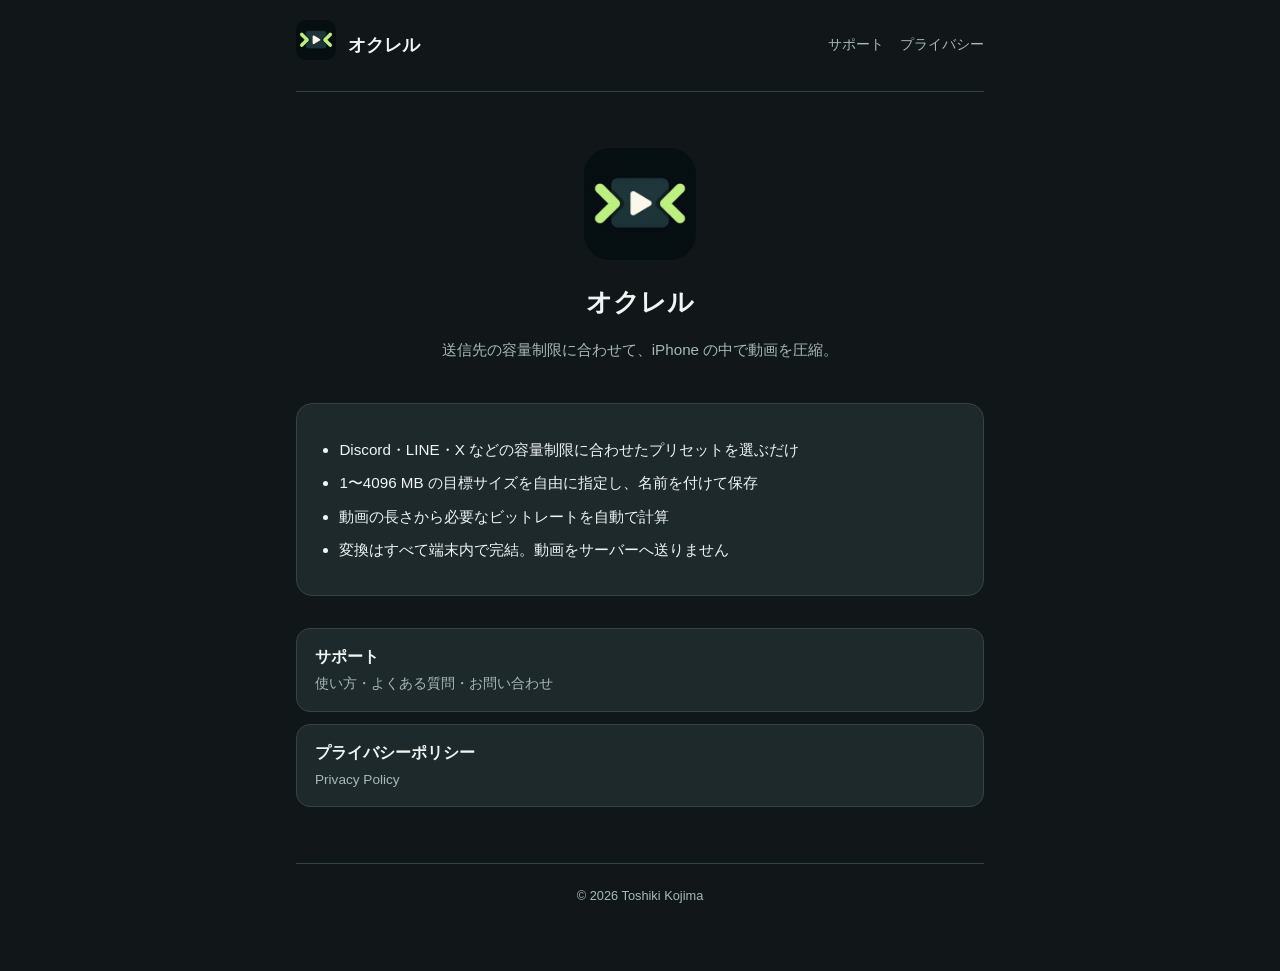
<file: index.html>
<!DOCTYPE html>
<html lang="ja">
<head>
  <meta charset="UTF-8">
  <meta name="viewport" content="width=device-width, initial-scale=1">
  <title>オクレル - 送れるサイズに動画圧縮</title>
  <meta name="description" content="送信先の容量制限に合わせて、iPhone の中で動画を圧縮するアプリ。">
  <link rel="icon" href="favicon.png">
  <link rel="apple-touch-icon" href="icon.png">
  <link rel="stylesheet" href="style.css">
</head>
<body>
  <div class="wrap">
    <header class="site-header">
      <a href="./"><img src="icon.png" alt=""></a>
      <a href="./">オクレル</a>
      <nav>
        <a href="support.html">サポート</a>
        <a href="privacy-policy.html">プライバシー</a>
      </nav>
    </header>

    <main>
      <section class="hero">
        <img src="icon.png" alt="オクレルのアイコン">
        <h1>オクレル</h1>
        <p class="lead">送信先の容量制限に合わせて、iPhone の中で動画を圧縮。</p>
      </section>

      <div class="card">
        <ul>
          <li>Discord・LINE・X などの容量制限に合わせたプリセットを選ぶだけ</li>
          <li>1〜4096 MB の目標サイズを自由に指定し、名前を付けて保存</li>
          <li>動画の長さから必要なビットレートを自動で計算</li>
          <li>変換はすべて端末内で完結。動画をサーバーへ送りません</li>
        </ul>
      </div>

      <div class="links">
        <a href="support.html">サポート<span>使い方・よくある質問・お問い合わせ</span></a>
        <a href="privacy-policy.html">プライバシーポリシー<span>Privacy Policy</span></a>
      </div>
    </main>

    <footer class="site-footer">© 2026 Toshiki Kojima</footer>
  </div>
</body>
</html>
</file>
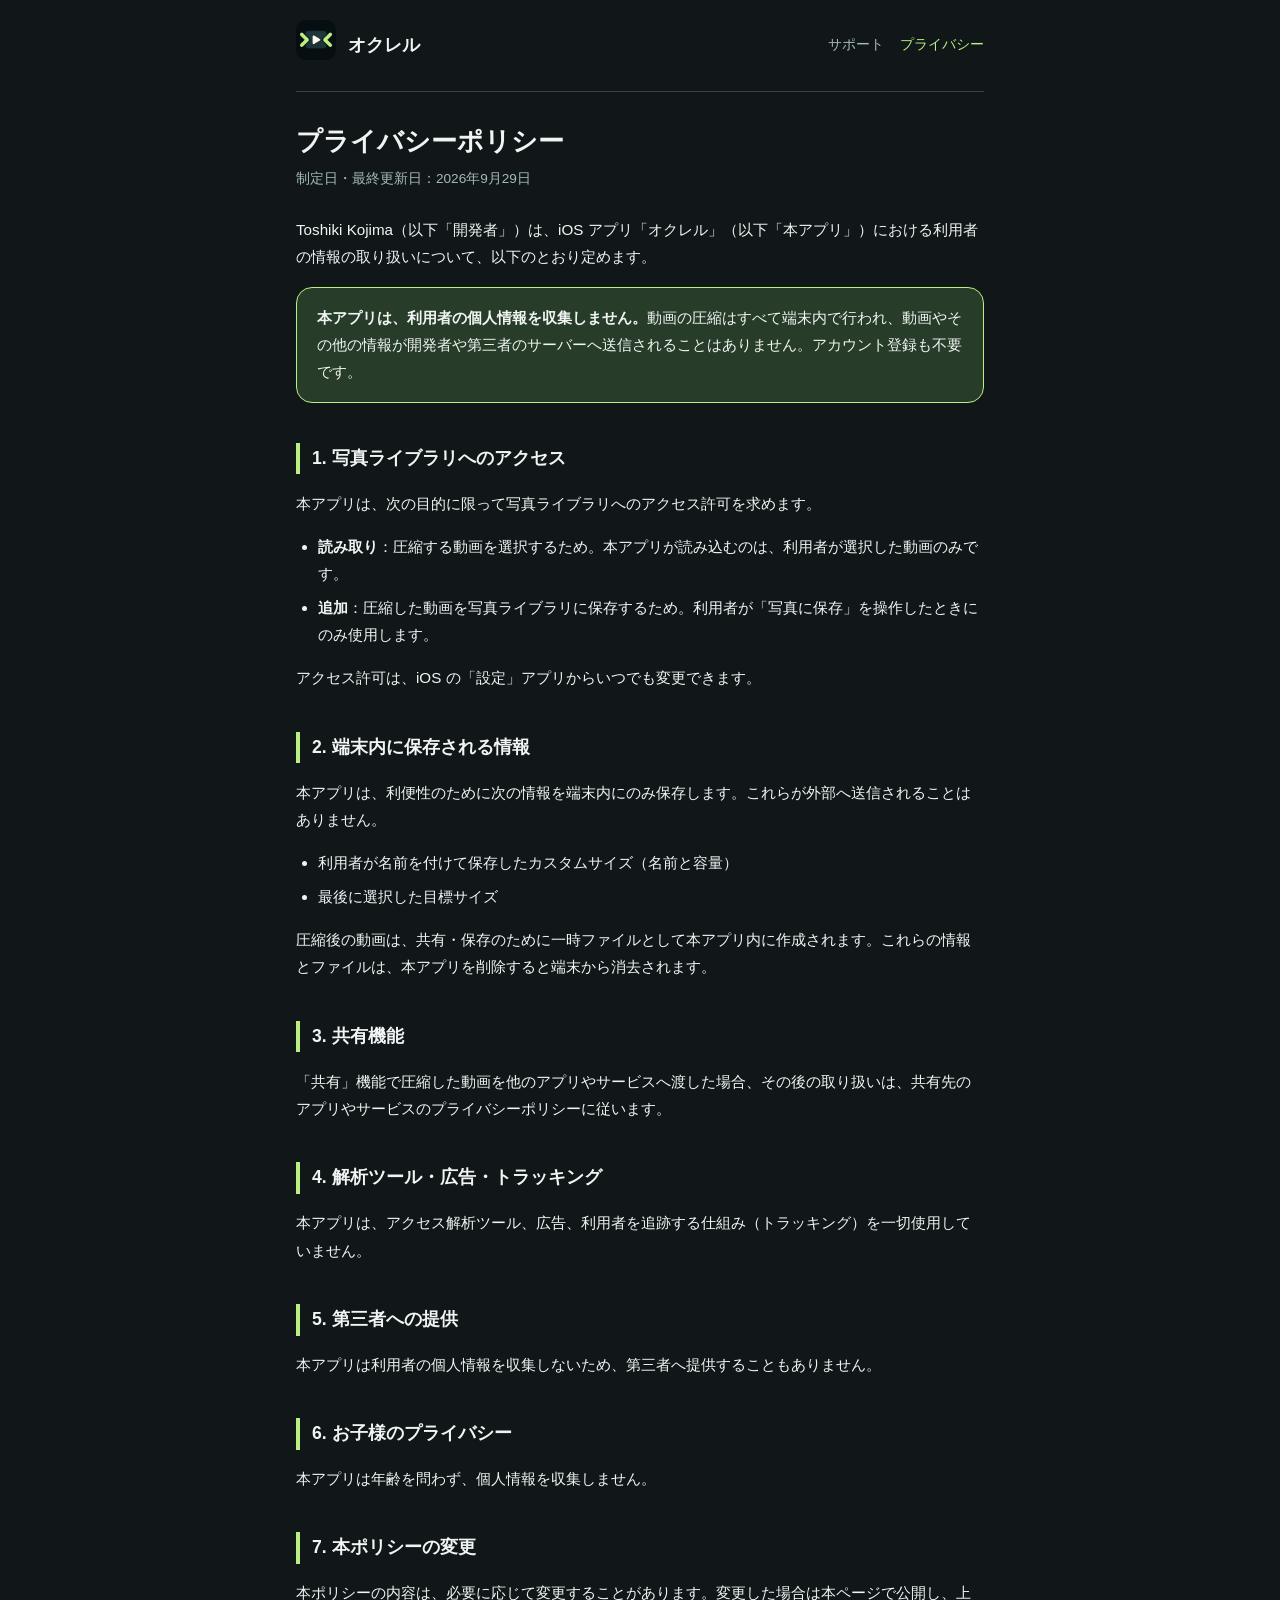
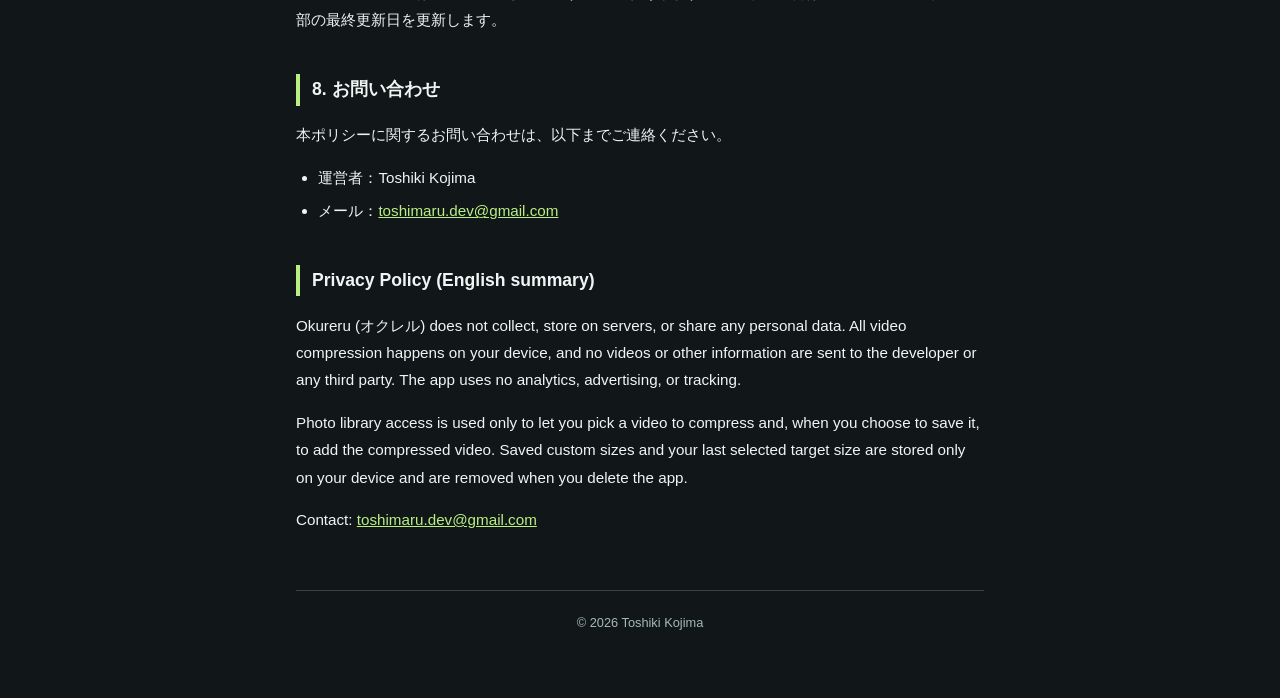
<file: privacy-policy.html>
<!DOCTYPE html>
<html lang="ja">
<head>
  <meta charset="UTF-8">
  <meta name="viewport" content="width=device-width, initial-scale=1">
  <title>プライバシーポリシー | オクレル</title>
  <link rel="icon" href="favicon.png">
  <link rel="apple-touch-icon" href="icon.png">
  <link rel="stylesheet" href="style.css">
</head>
<body>
  <div class="wrap">
    <header class="site-header">
      <a href="./"><img src="icon.png" alt=""></a>
      <a href="./">オクレル</a>
      <nav>
        <a href="support.html">サポート</a>
        <a href="privacy-policy.html" aria-current="page">プライバシー</a>
      </nav>
    </header>

    <main>
      <h1>プライバシーポリシー</h1>
      <p class="meta">制定日・最終更新日：2026年9月29日</p>

      <p>Toshiki Kojima（以下「開発者」）は、iOS アプリ「オクレル」（以下「本アプリ」）における利用者の情報の取り扱いについて、以下のとおり定めます。</p>

      <div class="card accent">
        <p><strong>本アプリは、利用者の個人情報を収集しません。</strong>動画の圧縮はすべて端末内で行われ、動画やその他の情報が開発者や第三者のサーバーへ送信されることはありません。アカウント登録も不要です。</p>
      </div>

      <h2>1. 写真ライブラリへのアクセス</h2>
      <p>本アプリは、次の目的に限って写真ライブラリへのアクセス許可を求めます。</p>
      <ul>
        <li><strong>読み取り</strong>：圧縮する動画を選択するため。本アプリが読み込むのは、利用者が選択した動画のみです。</li>
        <li><strong>追加</strong>：圧縮した動画を写真ライブラリに保存するため。利用者が「写真に保存」を操作したときにのみ使用します。</li>
      </ul>
      <p>アクセス許可は、iOS の「設定」アプリからいつでも変更できます。</p>

      <h2>2. 端末内に保存される情報</h2>
      <p>本アプリは、利便性のために次の情報を端末内にのみ保存します。これらが外部へ送信されることはありません。</p>
      <ul>
        <li>利用者が名前を付けて保存したカスタムサイズ（名前と容量）</li>
        <li>最後に選択した目標サイズ</li>
      </ul>
      <p>圧縮後の動画は、共有・保存のために一時ファイルとして本アプリ内に作成されます。これらの情報とファイルは、本アプリを削除すると端末から消去されます。</p>

      <h2>3. 共有機能</h2>
      <p>「共有」機能で圧縮した動画を他のアプリやサービスへ渡した場合、その後の取り扱いは、共有先のアプリやサービスのプライバシーポリシーに従います。</p>

      <h2>4. 解析ツール・広告・トラッキング</h2>
      <p>本アプリは、アクセス解析ツール、広告、利用者を追跡する仕組み（トラッキング）を一切使用していません。</p>

      <h2>5. 第三者への提供</h2>
      <p>本アプリは利用者の個人情報を収集しないため、第三者へ提供することもありません。</p>

      <h2>6. お子様のプライバシー</h2>
      <p>本アプリは年齢を問わず、個人情報を収集しません。</p>

      <h2>7. 本ポリシーの変更</h2>
      <p>本ポリシーの内容は、必要に応じて変更することがあります。変更した場合は本ページで公開し、上部の最終更新日を更新します。</p>

      <h2>8. お問い合わせ</h2>
      <p>本ポリシーに関するお問い合わせは、以下までご連絡ください。</p>
      <ul>
        <li>運営者：Toshiki Kojima</li>
        <li>メール：<a href="mailto:toshimaru.dev@gmail.com">toshimaru.dev@gmail.com</a></li>
      </ul>

      <h2 lang="en">Privacy Policy (English summary)</h2>
      <div lang="en">
        <p>Okureru (オクレル) does not collect, store on servers, or share any personal data. All video compression happens on your device, and no videos or other information are sent to the developer or any third party. The app uses no analytics, advertising, or tracking.</p>
        <p>Photo library access is used only to let you pick a video to compress and, when you choose to save it, to add the compressed video. Saved custom sizes and your last selected target size are stored only on your device and are removed when you delete the app.</p>
        <p>Contact: <a href="mailto:toshimaru.dev@gmail.com">toshimaru.dev@gmail.com</a></p>
      </div>
    </main>

    <footer class="site-footer">© 2026 Toshiki Kojima</footer>
  </div>
</body>
</html>
</file>
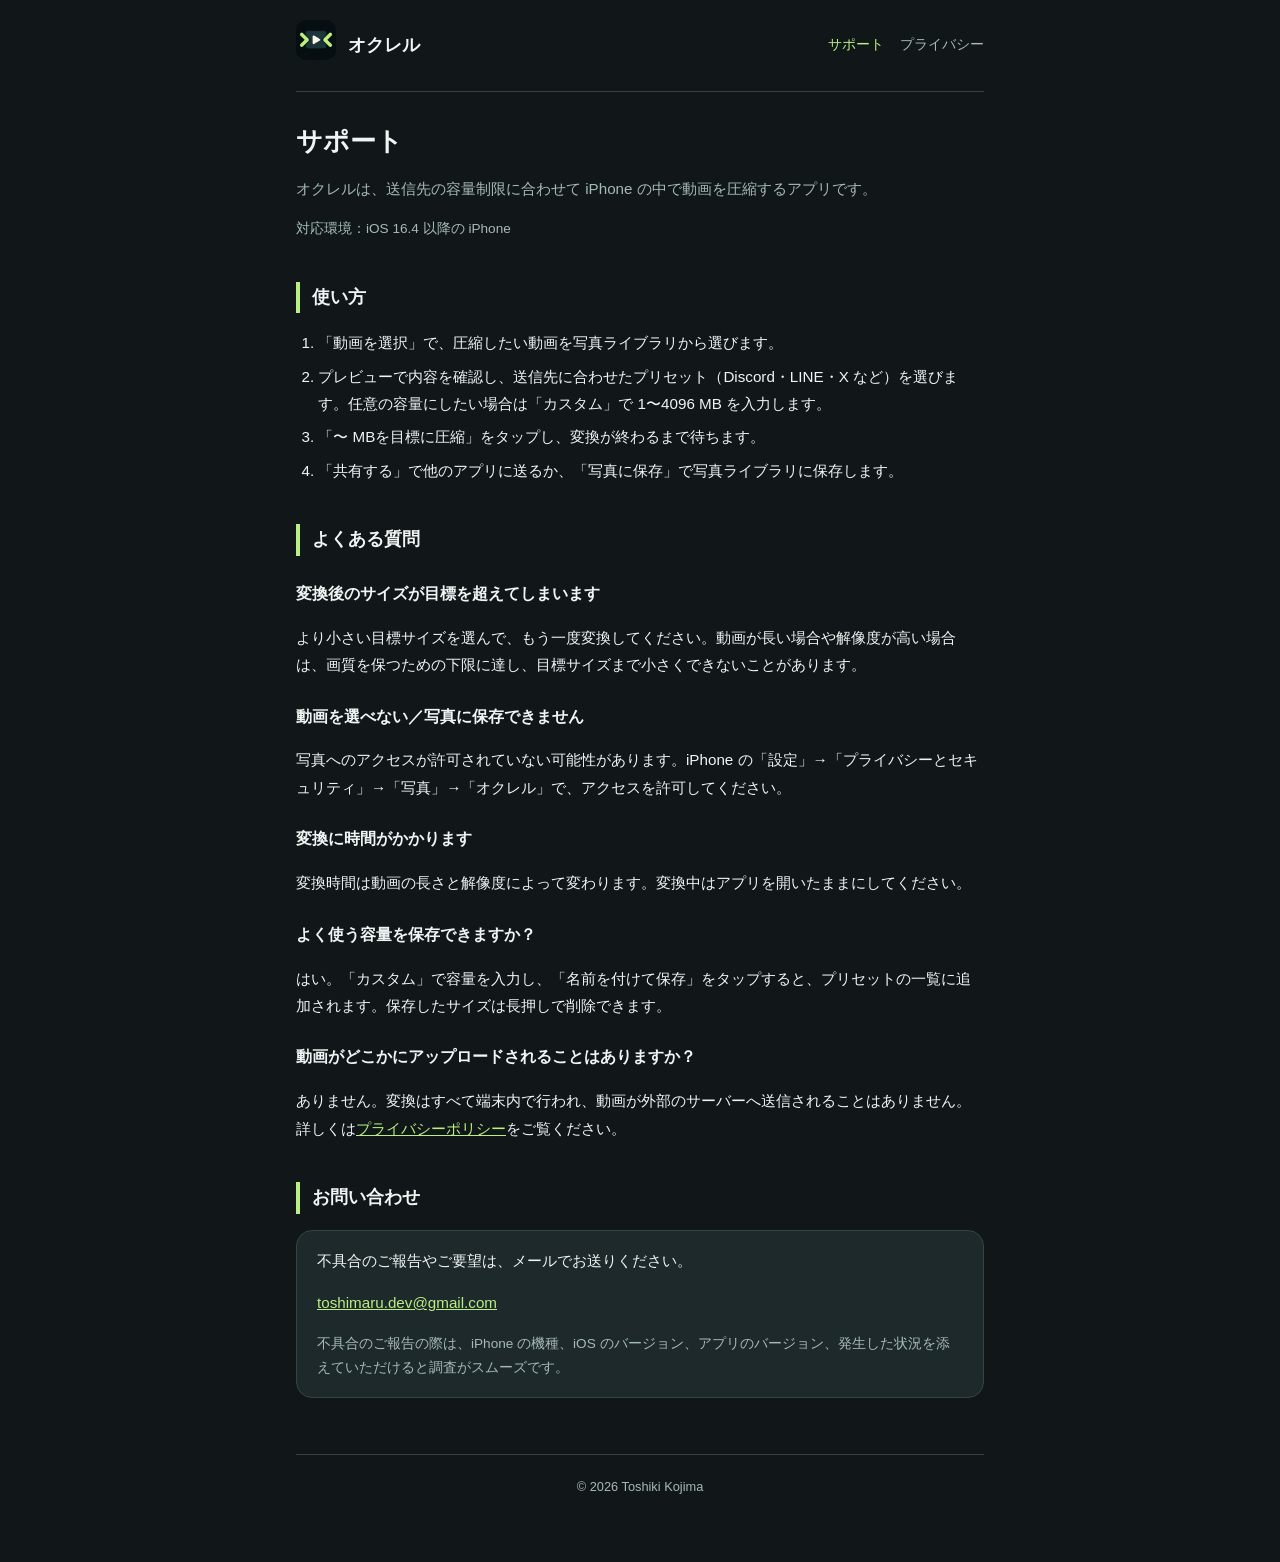
<file: support.html>
<!DOCTYPE html>
<html lang="ja">
<head>
  <meta charset="UTF-8">
  <meta name="viewport" content="width=device-width, initial-scale=1">
  <title>サポート | オクレル</title>
  <link rel="icon" href="favicon.png">
  <link rel="apple-touch-icon" href="icon.png">
  <link rel="stylesheet" href="style.css">
</head>
<body>
  <div class="wrap">
    <header class="site-header">
      <a href="./"><img src="icon.png" alt=""></a>
      <a href="./">オクレル</a>
      <nav>
        <a href="support.html" aria-current="page">サポート</a>
        <a href="privacy-policy.html">プライバシー</a>
      </nav>
    </header>

    <main>
      <h1>サポート</h1>
      <p class="lead">オクレルは、送信先の容量制限に合わせて iPhone の中で動画を圧縮するアプリです。</p>
      <p class="meta">対応環境：iOS 16.4 以降の iPhone</p>

      <h2>使い方</h2>
      <ol>
        <li>「動画を選択」で、圧縮したい動画を写真ライブラリから選びます。</li>
        <li>プレビューで内容を確認し、送信先に合わせたプリセット（Discord・LINE・X など）を選びます。任意の容量にしたい場合は「カスタム」で 1〜4096 MB を入力します。</li>
        <li>「〜 MBを目標に圧縮」をタップし、変換が終わるまで待ちます。</li>
        <li>「共有する」で他のアプリに送るか、「写真に保存」で写真ライブラリに保存します。</li>
      </ol>

      <h2>よくある質問</h2>

      <h3>変換後のサイズが目標を超えてしまいます</h3>
      <p>より小さい目標サイズを選んで、もう一度変換してください。動画が長い場合や解像度が高い場合は、画質を保つための下限に達し、目標サイズまで小さくできないことがあります。</p>

      <h3>動画を選べない／写真に保存できません</h3>
      <p>写真へのアクセスが許可されていない可能性があります。iPhone の「設定」→「プライバシーとセキュリティ」→「写真」→「オクレル」で、アクセスを許可してください。</p>

      <h3>変換に時間がかかります</h3>
      <p>変換時間は動画の長さと解像度によって変わります。変換中はアプリを開いたままにしてください。</p>

      <h3>よく使う容量を保存できますか？</h3>
      <p>はい。「カスタム」で容量を入力し、「名前を付けて保存」をタップすると、プリセットの一覧に追加されます。保存したサイズは長押しで削除できます。</p>

      <h3>動画がどこかにアップロードされることはありますか？</h3>
      <p>ありません。変換はすべて端末内で行われ、動画が外部のサーバーへ送信されることはありません。詳しくは<a href="privacy-policy.html">プライバシーポリシー</a>をご覧ください。</p>

      <h2>お問い合わせ</h2>
      <div class="card">
        <p>不具合のご報告やご要望は、メールでお送りください。</p>
        <p><a href="mailto:toshimaru.dev@gmail.com?subject=%E3%82%AA%E3%82%AF%E3%83%AC%E3%83%AB%E3%81%AB%E3%81%A4%E3%81%84%E3%81%A6">toshimaru.dev@gmail.com</a></p>
        <p class="meta">不具合のご報告の際は、iPhone の機種、iOS のバージョン、アプリのバージョン、発生した状況を添えていただけると調査がスムーズです。</p>
      </div>
    </main>

    <footer class="site-footer">© 2026 Toshiki Kojima</footer>
  </div>
</body>
</html>
</file>
<file: style.css>
:root {
  color-scheme: dark;
  --bg: #111719;
  --surface: #1e292c;
  --text: #f0f5f3;
  --muted: #a5b9b7;
  --border: #354345;
  --accent: #b9ef83;
  --accent-surface: #283d29;
}

*, *::before, *::after { box-sizing: border-box; }

body {
  margin: 0;
  background: var(--bg);
  color: var(--text);
  font-family: -apple-system, BlinkMacSystemFont, "Hiragino Sans", "Hiragino Kaku Gothic ProN", "Noto Sans JP", sans-serif;
  line-height: 1.8;
  -webkit-text-size-adjust: 100%;
}

.wrap { max-width: 720px; margin: 0 auto; padding: 0 16px 64px; }

.site-header {
  display: flex;
  align-items: center;
  gap: 12px;
  padding: 20px 0;
  border-bottom: 1px solid var(--border);
  margin-bottom: 32px;
}
.site-header img { width: 40px; height: 40px; border-radius: 10px; }
.site-header a { color: var(--text); text-decoration: none; font-weight: 700; font-size: 1.1rem; }
.site-header nav { margin-left: auto; display: flex; gap: 16px; font-size: 0.9rem; }
.site-header nav a { color: var(--muted); font-weight: 500; font-size: 0.9rem; }
.site-header nav a[aria-current="page"] { color: var(--accent); }

h1 { font-size: 1.6rem; line-height: 1.4; margin: 0 0 8px; }
h2 {
  font-size: 1.1rem;
  margin: 40px 0 12px;
  padding-left: 12px;
  border-left: 4px solid var(--accent);
}
h3 { font-size: 1rem; margin: 24px 0 4px; }
p, li { font-size: 0.95rem; }
ul, ol { padding-left: 1.4em; }
li { margin-bottom: 6px; }
a { color: var(--accent); }
strong { color: var(--text); }

.meta { color: var(--muted); font-size: 0.85rem; margin: 0 0 24px; }
.lead { color: var(--muted); }

.card {
  background: var(--surface);
  border: 1px solid var(--border);
  border-radius: 16px;
  padding: 16px 20px;
  margin: 16px 0;
}
.card.accent { background: var(--accent-surface); border-color: var(--accent); }
.card p:first-child { margin-top: 0; }
.card p:last-child { margin-bottom: 0; }

.hero { text-align: center; padding: 24px 0 8px; }
.hero img { width: 112px; height: 112px; border-radius: 26px; }
.hero h1 { margin-top: 16px; }

.links { display: grid; gap: 12px; margin-top: 32px; }
.links a {
  display: block;
  background: var(--surface);
  border: 1px solid var(--border);
  border-radius: 14px;
  padding: 14px 18px;
  color: var(--text);
  text-decoration: none;
  font-weight: 600;
}
.links a span { display: block; color: var(--muted); font-weight: 400; font-size: 0.85rem; }

.site-footer {
  margin-top: 56px;
  padding-top: 20px;
  border-top: 1px solid var(--border);
  color: var(--muted);
  font-size: 0.8rem;
  text-align: center;
}

@media (max-width: 480px) {
  .site-header { flex-wrap: wrap; }
  .site-header nav { margin-left: 0; width: 100%; }
}
</file>
